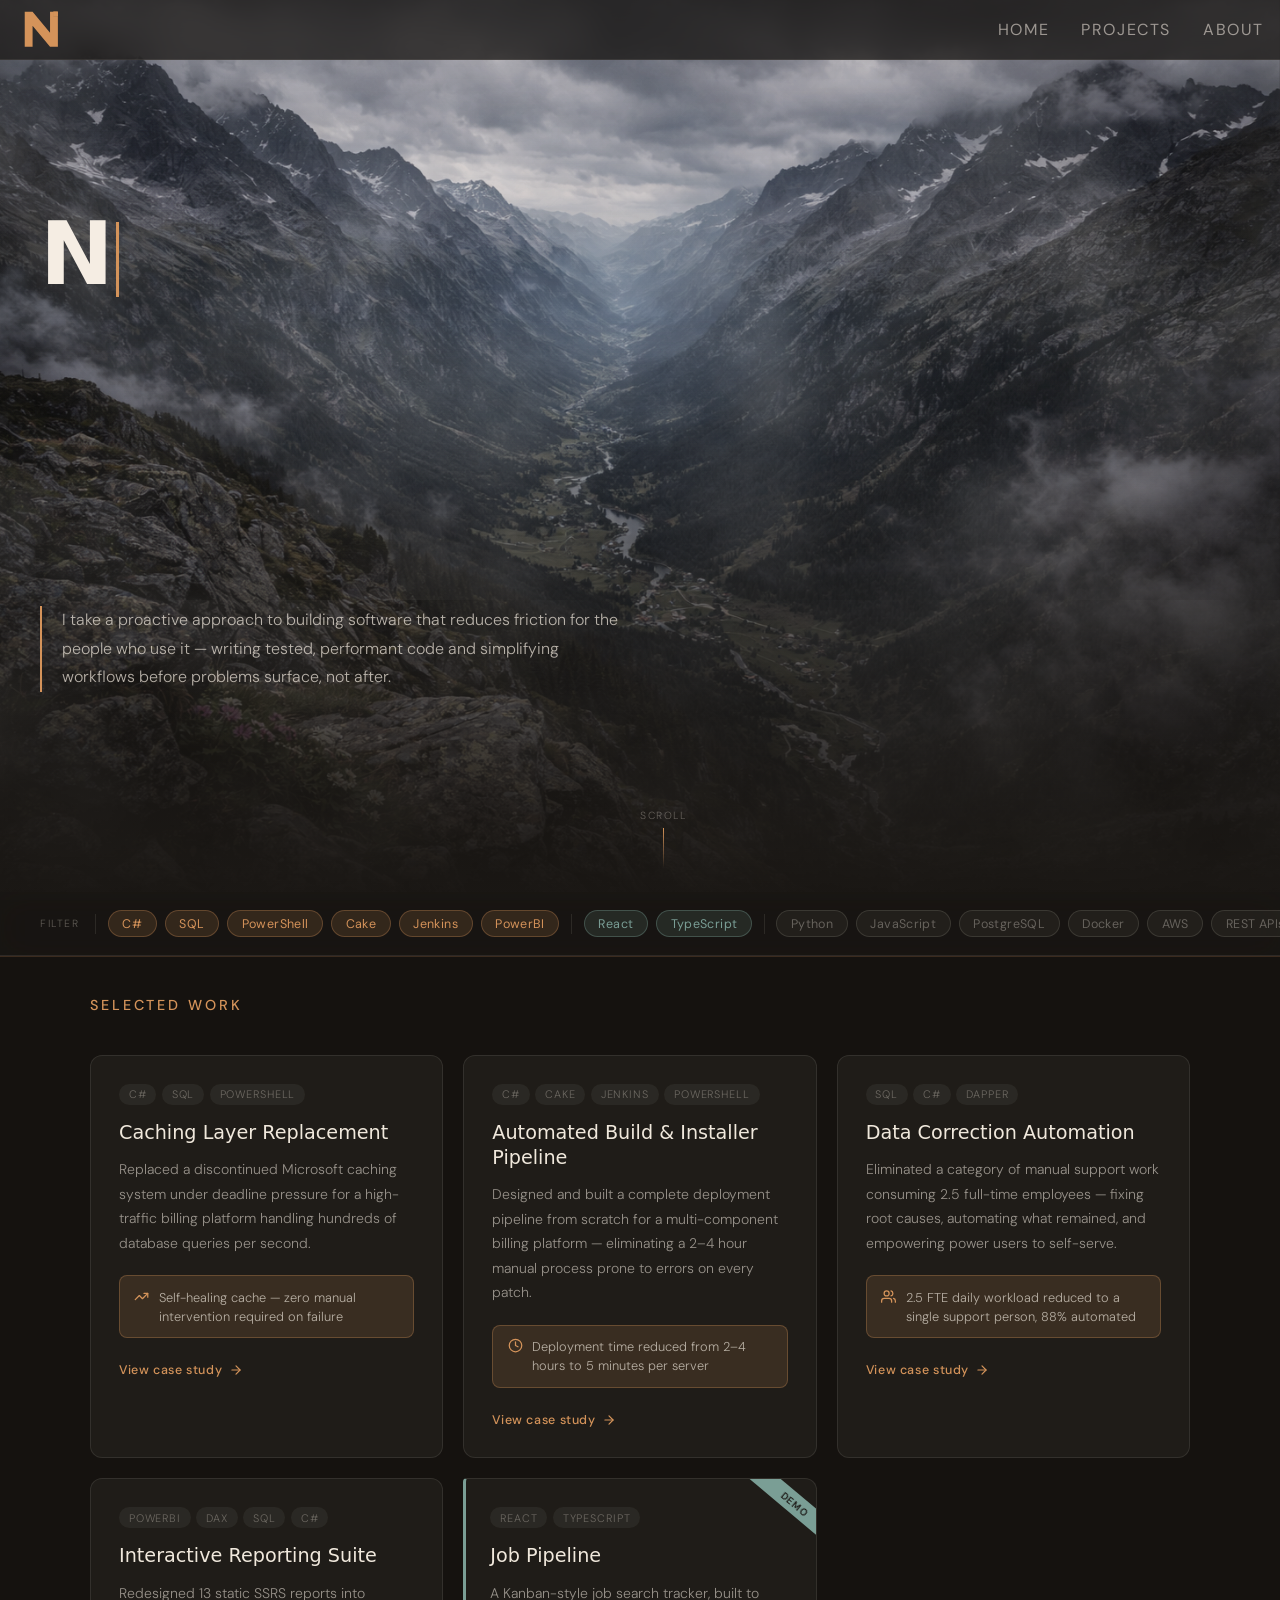
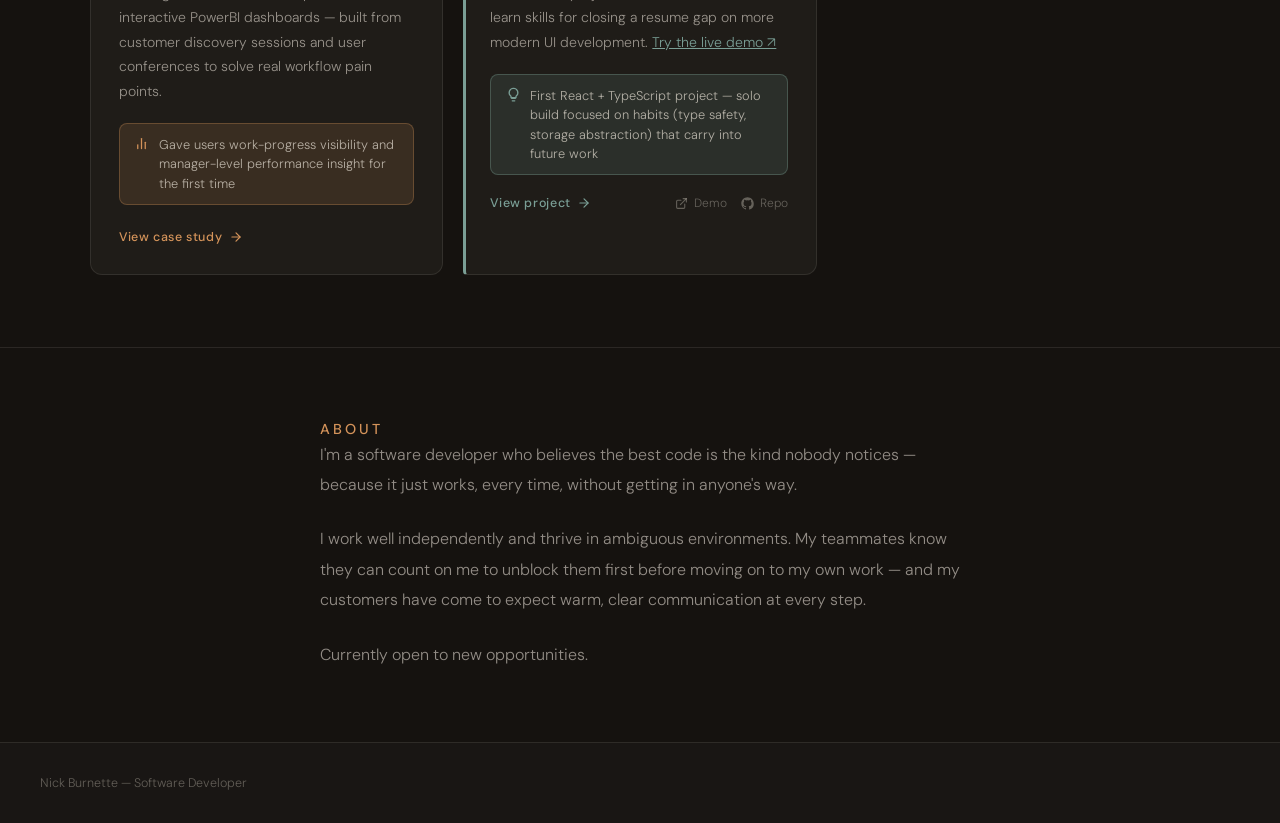
<file: index.html>
<!DOCTYPE html>
<html lang="en">
<head>
  <meta charset="UTF-8" />
  <meta name="viewport" content="width=device-width, initial-scale=1.0" />
  <title>Nick Burnette</title>
  <link rel="stylesheet" href="css/fog.css" />
  <link rel="preconnect" href="https://fonts.googleapis.com" />
  <link rel="preconnect" href="https://fonts.gstatic.com" crossorigin />
  <link href="https://fonts.googleapis.com/css2?family=Fraunces:ital,wght@0,300;0,400;0,500;1,300&family=DM+Sans:wght@300;400;500&display=swap" rel="stylesheet" />
  <link rel="stylesheet" href="css/base.css" />
  <link rel="stylesheet" href="css/components.css" />
  <link rel="stylesheet" href="css/responsive.css" />
</head>
<body>

<!-- FOG LAYERS (your images) -->
<div class="background-image"></div>
<div id="fog">
  <div class="fog-container">
    <div class="fog-img fog-img-1"></div>
    <div class="fog-img fog-img-2"></div>
  </div>
</div>

<nav>
  <span class="nav-logo" onclick="navigateTo('')">
    <svg
      class="logo"
      viewBox="0 0 110 110"
      width="48"
      height="48"
      xmlns="http://www.w3.org/2000/svg"
      aria-label="Home"
      role="img"
    >
      <!-- N -->
      <path
        d="M20 20 V100 H38 V52 L78 100 H96 V20 H78 V68 L38 20 Z"
        fill="var(--accent-color)"
      />

      <!-- Pixels -->
      <rect class="static" x="86" y="20" width="10" height="10" fill="var(--logo-corner)"/>
      <rect class="pixel idle-1 scatter-1" x="85" y="20" width="10" height="10" fill="var(--accent-color)"/>
      <rect class="pixel idle-2 scatter-2" x="86" y="20" width="10" height="10" fill="var(--accent-color)"/>
      <rect class="pixel idle-3 scatter-3" x="86" y="20" width="10" height="10" fill="var(--accent-color)"/>
    </svg>
  </span>
  <ul class="nav-links">
    <li><a href="#" onclick="navigateTo(''); window.scrollTo({top:0,behavior:'smooth'}); return false;">Home</a></li>
    <li><a href="#" onclick="navigateTo(''); document.getElementById('projectsSection').scrollIntoView({behavior:'smooth'}); return false;">Projects</a></li>
    <li><a href="#" onclick="navigateTo(''); document.getElementById('aboutSection').scrollIntoView({behavior:'smooth'}); return false;">About</a></li>
  </ul>
</nav>

<!-- MAIN VIEW -->
<div id="mainView">

  <!-- HERO -->
  <section class="hero" id="home">
    <div class="hero-bg" id="heroBg"></div>
    <div class="hero-overlay"></div>
    <div class="hero-content">
      <h1 class="hero-name" id="heroName">
        <span id="typedText"></span><span class="typed-cursor" id="cursor"></span>
      </h1>
      <p class="hero-tagline">
        I take a proactive approach to building software that reduces friction for the people who use it — writing tested, performant code and simplifying workflows before problems surface, not after.
      </p>
    </div>
    <div class="scroll-hint">
      <span>Scroll</span>
      <div class="scroll-line"></div>
    </div>
  </section>

  <!-- PROJECTS -->
  <section class="section" id="projectsSection">
    <div class="section-bg"></div>

    <!-- STICKY FILTER BAR — lives inside projects section so sticky scopes naturally -->
    <div id="filterBar">
      <span class="filter-label">Filter</span>
      <div class="filter-divider"></div>
      <span class="skill-tag" data-skill="C#" onclick="filterSkill(this)">C#</span>
      <span class="skill-tag" data-skill="SQL" onclick="filterSkill(this)">SQL</span>
      
      <span class="skill-tag" data-skill="PowerShell" onclick="filterSkill(this)">PowerShell</span>
      <span class="skill-tag" data-skill="Cake" onclick="filterSkill(this)">Cake</span>
      <span class="skill-tag" data-skill="Jenkins" onclick="filterSkill(this)">Jenkins</span>
      <span class="skill-tag" data-skill="PowerBI" onclick="filterSkill(this)">PowerBI</span>
      <div class="filter-divider"></div>
      <span class="skill-tag learning" data-skill="React" onclick="filterSkill(this)">React</span>
      <span class="skill-tag learning" data-skill="TypeScript" onclick="filterSkill(this)">TypeScript</span>
      <div class="filter-divider"></div>
      <span class="skill-tag familiar" data-skill="Python" onclick="filterSkill(this)">Python</span>
      <span class="skill-tag familiar" data-skill="JavaScript" onclick="filterSkill(this)">JavaScript</span>
      <span class="skill-tag familiar" data-skill="PostgreSQL" onclick="filterSkill(this)">PostgreSQL</span>
      <span class="skill-tag familiar" data-skill="Docker" onclick="filterSkill(this)">Docker</span>
      <span class="skill-tag familiar" data-skill="AWS" onclick="filterSkill(this)">AWS</span>
      <span class="skill-tag familiar" data-skill="REST APIs" onclick="filterSkill(this)">REST APIs/SOAP APIs</span>
      <!-- <span class="skill-tag familiar" data-skill="Dapper" onclick="filterSkill(this)">Dapper</span> -->
      <span class="skill-tag familiar" data-skill="HTML/CSS" onclick="filterSkill(this)">HTML/CSS</span>
    </div>

    <div class="section-content">
      <p class="section-label">Selected Work</p>
      <p class="filter-active-hint" id="filterHint"></p>
      <div class="no-projects-msg" id="noProjectsMsg"></div>
      <div class="projects-grid" id="projectsGrid">

        <div class="project-card" data-skills="C#,SQL,PowerShell" onclick="navigateTo('project/ncache')">
          <div class="project-tech">
            <span class="tech-badge">C#</span><span class="tech-badge">SQL</span><span class="tech-badge">PowerShell</span>
          </div>
          <h2 class="project-title">Caching Layer Replacement</h2>
          <p class="project-summary">Replaced a discontinued Microsoft caching system under deadline pressure for a high-traffic billing platform handling hundreds of database queries per second.</p>
          <div class="project-outcome">
            <svg class="outcome-icon" width="15" height="15" viewBox="0 0 24 24" fill="none" stroke="currentColor" stroke-width="2" stroke-linecap="round" stroke-linejoin="round"><polyline points="22 7 13.5 15.5 8.5 10.5 2 17"/><polyline points="16 7 22 7 22 13"/></svg>
            <span class="outcome-text">Self-healing cache — zero manual intervention required on failure</span>
          </div>
          <button class="project-cta">View case study <svg width="14" height="14" viewBox="0 0 24 24" fill="none" stroke="currentColor" stroke-width="2" stroke-linecap="round" stroke-linejoin="round"><line x1="5" y1="12" x2="19" y2="12"/><polyline points="12 5 19 12 12 19"/></svg></button>
        </div>

        <div class="project-card" data-skills="C#,Cake,Jenkins,PowerShell" onclick="navigateTo('project/installer')">
          <div class="project-tech">
            <span class="tech-badge">C#</span><span class="tech-badge">Cake</span><span class="tech-badge">Jenkins</span><span class="tech-badge">PowerShell</span>
          </div>
          <h2 class="project-title">Automated Build & Installer Pipeline</h2>
          <p class="project-summary">Designed and built a complete deployment pipeline from scratch for a multi-component billing platform — eliminating a 2–4 hour manual process prone to errors on every patch.</p>
          <div class="project-outcome">
            <svg class="outcome-icon" width="15" height="15" viewBox="0 0 24 24" fill="none" stroke="currentColor" stroke-width="2" stroke-linecap="round" stroke-linejoin="round"><circle cx="12" cy="12" r="10"/><polyline points="12 6 12 12 16 14"/></svg>
            <span class="outcome-text">Deployment time reduced from 2–4 hours to 5 minutes per server</span>
          </div>
          <button class="project-cta">View case study <svg width="14" height="14" viewBox="0 0 24 24" fill="none" stroke="currentColor" stroke-width="2" stroke-linecap="round" stroke-linejoin="round"><line x1="5" y1="12" x2="19" y2="12"/><polyline points="12 5 19 12 12 19"/></svg></button>
        </div>

        <div class="project-card" data-skills="C#,SQL,Dapper" onclick="navigateTo('project/automation')">
          <div class="project-tech">
            <span class="tech-badge">SQL</span><span class="tech-badge">C#</span><span class="tech-badge">Dapper</span>
          </div>
          <h2 class="project-title">Data Correction Automation</h2>
          <p class="project-summary">Eliminated a category of manual support work consuming 2.5 full-time employees — fixing root causes, automating what remained, and empowering power users to self-serve.</p>
          <div class="project-outcome">
            <svg class="outcome-icon" width="15" height="15" viewBox="0 0 24 24" fill="none" stroke="currentColor" stroke-width="2" stroke-linecap="round" stroke-linejoin="round"><path d="M17 21v-2a4 4 0 0 0-4-4H5a4 4 0 0 0-4 4v2"/><circle cx="9" cy="7" r="4"/><path d="M23 21v-2a4 4 0 0 0-3-3.87"/><path d="M16 3.13a4 4 0 0 1 0 7.75"/></svg>
            <span class="outcome-text">2.5 FTE daily workload reduced to a single support person, 88% automated</span>
          </div>
          <button class="project-cta">View case study <svg width="14" height="14" viewBox="0 0 24 24" fill="none" stroke="currentColor" stroke-width="2" stroke-linecap="round" stroke-linejoin="round"><line x1="5" y1="12" x2="19" y2="12"/><polyline points="12 5 19 12 12 19"/></svg></button>
        </div>

        <div class="project-card" data-skills="SQL,C#,PowerBI,Dapper" onclick="navigateTo('project/powerbi')">
          <div class="project-tech">
            <span class="tech-badge">PowerBI</span><span class="tech-badge">DAX</span><span class="tech-badge">SQL</span><span class="tech-badge">C#</span>
          </div>
          <h2 class="project-title">Interactive Reporting Suite</h2>
          <p class="project-summary">Redesigned 13 static SSRS reports into interactive PowerBI dashboards — built from customer discovery sessions and user conferences to solve real workflow pain points.</p>
          <div class="project-outcome">
            <svg class="outcome-icon" width="15" height="15" viewBox="0 0 24 24" fill="none" stroke="currentColor" stroke-width="2" stroke-linecap="round" stroke-linejoin="round"><line x1="18" y1="20" x2="18" y2="10"/><line x1="12" y1="20" x2="12" y2="4"/><line x1="6" y1="20" x2="6" y2="14"/></svg>
            <span class="outcome-text">Gave users work-progress visibility and manager-level performance insight for the first time</span>
          </div>
          <button class="project-cta">View case study <svg width="14" height="14" viewBox="0 0 24 24" fill="none" stroke="currentColor" stroke-width="2" stroke-linecap="round" stroke-linejoin="round"><line x1="5" y1="12" x2="19" y2="12"/><polyline points="12 5 19 12 12 19"/></svg></button>
        </div>

        <div class="project-card personal" data-skills="React,TypeScript" onclick="navigateTo('project/jobpipeline')">
          <div class="personal-ribbon">DEMO</div>
          <div class="project-tech">
            <span class="tech-badge">React</span><span class="tech-badge">TypeScript</span>
          </div>
          <h2 class="project-title">Job Pipeline</h2>
          <p class="project-summary">A Kanban-style job search tracker, built to learn skills for closing a resume gap on more modern UI development. <a href="https://jobpipeline.onrender.com/" target="_blank" rel="noopener" onclick="event.stopPropagation()" style="color:var(--learn-color)">Try the live demo ↗</a></p>
          <div class="personal-note">
            <svg class="personal-note-icon" width="15" height="15" viewBox="0 0 24 24" fill="none" stroke="currentColor" stroke-width="2" stroke-linecap="round" stroke-linejoin="round"><path d="M9 18h6M10 22h4M12 2a7 7 0 0 0-4 12.7V17h8v-2.3A7 7 0 0 0 12 2z"/></svg>
            <span class="personal-note-text">First React + TypeScript project — solo build focused on habits (type safety, storage abstraction) that carry into future work</span>
          </div>
          <div class="personal-footer">
            <button class="personal-cta">View project <svg width="14" height="14" viewBox="0 0 24 24" fill="none" stroke="currentColor" stroke-width="2" stroke-linecap="round" stroke-linejoin="round"><line x1="5" y1="12" x2="19" y2="12"/><polyline points="12 5 19 12 12 19"/></svg></button>
            <div class="personal-links">
              <a class="repo-link" href="https://jobpipeline.onrender.com/" target="_blank" rel="noopener" onclick="event.stopPropagation()">
                <svg width="13" height="13" viewBox="0 0 24 24" fill="none" stroke="currentColor" stroke-width="2" stroke-linecap="round" stroke-linejoin="round"><path d="M18 13v6a2 2 0 0 1-2 2H5a2 2 0 0 1-2-2V8a2 2 0 0 1 2-2h6"/><polyline points="15 3 21 3 21 9"/><line x1="10" y1="14" x2="21" y2="3"/></svg>
                Demo
              </a>
              <a class="repo-link" href="https://github.com/NickBurnette/JobPipeline" target="_blank" rel="noopener" onclick="event.stopPropagation()">
                <svg width="13" height="13" viewBox="0 0 24 24" fill="currentColor"><path d="M12 .5C5.73.5.5 5.73.5 12c0 5.1 3.29 9.39 7.86 10.91.57.1.79-.25.79-.55 0-.27-.01-1.15-.02-2.09-3.2.7-3.87-1.36-3.87-1.36-.53-1.33-1.28-1.69-1.28-1.69-1.05-.71.08-.7.08-.7 1.16.08 1.77 1.19 1.77 1.19 1.03 1.76 2.7 1.25 3.36.96.1-.74.4-1.25.73-1.54-2.55-.29-5.24-1.28-5.24-5.69 0-1.26.45-2.29 1.19-3.09-.12-.29-.52-1.46.11-3.05 0 0 .97-.31 3.18 1.18a11 11 0 0 1 5.8 0c2.2-1.49 3.17-1.18 3.17-1.18.64 1.59.24 2.76.12 3.05.74.8 1.19 1.83 1.19 3.09 0 4.42-2.69 5.39-5.25 5.68.41.36.78 1.06.78 2.15 0 1.55-.01 2.8-.01 3.18 0 .3.21.66.8.55A10.52 10.52 0 0 0 23.5 12c0-6.27-5.23-11.5-11.5-11.5Z"/></svg>
                Repo
              </a>
            </div>
          </div>
        </div>

      </div>
    </div>
  </section>

  <!-- ABOUT -->
  <section class="section" id="aboutSection">
    <div class="section-bg"></div>
    <div class="section-content" style="max-width:640px">
      <p class="section-label">About</p>
      <p style="font-size:1rem;line-height:1.9;color:var(--text-muted);margin-bottom:1.5rem">
        I'm a software developer who believes the best code is the kind nobody notices — because it just works, every time, without getting in anyone's way.
      </p>
      <p style="font-size:1rem;line-height:1.9;color:var(--text-muted);margin-bottom:1.5rem">
        I work well independently and thrive in ambiguous environments. My teammates know they can count on me to unblock them first before moving on to my own work — and my customers have come to expect warm, clear communication at every step.
      </p>
      <p style="font-size:1rem;line-height:1.9;color:var(--text-muted)">
        Currently open to new opportunities.
      </p>
    </div>
  </section>

  <footer>
    <span class="footer-text">Nick Burnette — Software Developer</span>
  </footer>

</div><!-- /#mainView -->

<!-- DETAIL VIEW -->
<div id="detailView">
  <div class="detail-bg"></div>
  <div class="detail-inner">
    <button class="back-btn" onclick="navigateTo('')">
      <svg width="14" height="14" viewBox="0 0 24 24" fill="none" stroke="currentColor" stroke-width="2" stroke-linecap="round" stroke-linejoin="round"><line x1="19" y1="12" x2="5" y2="12"/><polyline points="12 19 5 12 12 5"/></svg>
      Back to portfolio
    </button>
    <div id="detailContent"></div>
  </div>
</div>

<script type="module" src="js/main.js"></script>
</body>
</html>
</file>
<file: css/fog.css>
.background-image {
    position: fixed;
    top: 0;
    left: 0;
    height: 100%;
    width: 100%;
    z-index: -10;
    /* background-image: url('../img/hero-bg.jpg'); */
    background-image: url('../img/MountainBackground.png');
    background-position: center;
    background-repeat: no-repeat;
    background-size: cover;
    pointer-events: none;
}
#fog {
    position: fixed;
    height: 100%;
    width: 100%;
    background: transparent;
    z-index: -1;
}
.fog-container {
    position: fixed;
    top: 0;
    left: 0;
    height: 100vh;
    width: 100%;
    overflow: visible;
    z-index: -1;
    pointer-events: none;
}
.fog-img {
    position: absolute;
    top: 0;
    left: 0;
    height: 100%;
    width: 100%;
    background-repeat: repeat; /* tiles in both axes; repeat-x also works */
    background-position: 0 0;
    background-size: auto; /* allow tiling vertically/horizontally */
    pointer-events: none;
}
.fog-img-1 {
    z-index: -1;
    background-image: url('../img/fog1.png');
    opacity: 1;
    animation: fog-move-1 600s linear infinite;
}
.fog-img-2 {
    z-index: -1;
    background-image: url('../img/fog2.png');
    opacity: 1;
    animation: fog-move-2 1000s linear infinite;
}
@keyframes fog-move-1 {
    0% { background-position: 0 0; }
    50%   { background-position: -10000px 0; }
    100% { background-position: 0 0; }
}
@keyframes fog-move-2 {
    0% { background-position: 0 0; }
    50%   { background-position: -10000px 0; }
    100% { background-position: 0 0; }
}
</file>
<file: css/base.css>
/* ============================================================
   BASE — reset, design tokens, global layout scaffolding
   (nav, hero, section wrapper, footer). Component-level styles
   (cards, filter bar, detail view) live in components.css.
   ============================================================ */

*, *::before, *::after { box-sizing: border-box; margin: 0; padding: 0; }

:root{
	/* ── COLORS ── */
	--primary-color: #6d6c6c;
	--text-color: #e8e0d5;
	--text-muted: rgba(232,224,213,0.6);
	--text-faint: rgba(232,224,213,0.35);
	--border: rgba(232,224,213,0.1);

	--accent-color: rgb(212, 147, 90);
	--accent-dim: rgba(212, 147, 90, 0.15);
	--accent-border: rgba(212, 147, 90, 0.3);
	--accent-shadow: rgba(212, 147, 90, 0.2);

	/* secondary accent — reserved for personal/learning-project signaling only */
	--learn-color: rgb(122, 158, 149);
	--learn-dim: rgba(122, 158, 149, 0.15);
	--learn-border: rgba(122, 158, 149, 0.35);

	--background-color: rgb(26, 23, 20);
	--transparent-bg-color: rgba(0, 0, 0, 0.7); /* not used */

  --nav-background: rgba(26, 23, 20, 0.75);
  --logo-corner: rgba(26, 23, 20, 1); /* used for the static corner pixel in the logo. Needs to make nav-background without opacity */

	/* ── FONTS ── */
	/* Swap these to re-theme typography sitewide. Update the Google Fonts
	   <link> in <head> if you choose fonts not already loaded. */
	--font-display: system-ui, serif;   /* headings, names, metrics */
	--font-body: 'DM Sans', sans-serif;   /* body text, nav, buttons */

	/* ── LAYOUT ── */
	--nav-h: 60px;
	--filter-h: 64px;
}
html {
	scroll-behavior: smooth;
	height: 100%;
}
body {
	background: var(--background-color);
	color: var(--text-color);
	font-family: var(--font-body);
	font-weight: 300;
	overflow-x: hidden;
}

/* ── NAV ── */
nav {
	position: fixed;
	top: 0; left: 0; right: 0;
	height: var(--nav-h);
	z-index: 200;
	display: flex;
	justify-content: space-between;
	align-items: center;
	padding: 0 1rem;
	background: rgba(26,23,20,0.75);
	backdrop-filter: blur(14px);
	border-bottom: 0.5px solid rgba(232,224,213,0.08);
}
.nav-logo {
	color: var(--text-color);
	cursor: pointer;
}
/* Logo fills are set via CSS variables directly on each SVG element's
   fill attribute (var(--accent-color), var(--primary-color)) so they
   automatically follow palette changes in :root */
.nav-links {
	display: flex;
	gap: 2rem;
	list-style: none;
}
.nav-links a {
	color: var(--text-muted);
	text-decoration: none;
	font-size: 1rem;
	font-weight: 400;
	letter-spacing: 0.1em;
	text-transform: uppercase;
	transition: color 0.2s;
}
.nav-links a:hover {
	color: var(--accent-color);
}
/* Base pixel style */
.pixel {
	transition: transform 220ms cubic-bezier(.2,.8,.2,1), opacity 220ms ease;
	transform-origin: center;
}
/* Scatter Effect */
.logo:hover .scatter-1 { transform: translate(1px, -15px); }
.logo:hover .scatter-2 { transform: translate(13px, -20px); }
.logo:hover .scatter-3 { transform: translate(12px, 2px); }

/* ── HERO ── */
.hero {
	position: relative;
	height: 100vh;
	min-height: 600px;
	display: flex;
	align-items: center;
	overflow: hidden;
}
.hero-bg {
	display: none;
}
.hero-overlay {
	position: absolute;
	inset: 0;
	background: linear-gradient(
	to bottom,
	rgba(26,23,20,0.1) 0%,
	rgba(26,23,20,0.0) 35%,
	rgba(26,23,20,0.65) 78%,
	rgba(26,23,20,1) 100%
	);
}
.hero-content {
	position: relative;
	z-index: 2;
	padding: 0 2.5rem;
	max-width: 860px;
}
.hero-eyebrow {
	font-size: 0.9rem;
	letter-spacing: 0.2em;
	text-transform: uppercase;
	color: var(--accent-color);
	margin-bottom: 1.25rem;
	opacity: 0;
	animation: fadeUp 0.6s ease forwards 0.3s;
}
.hero-name {
	font-family: var(--font-display);
	font-size: clamp(3rem, 7vw, 5.5rem);
	line-height: 1.05;
	color: #f5ede3;
	margin-bottom: 1.5rem;
	letter-spacing: -0.02em;
	opacity: 0;
	animation: fadeUp 0.7s ease forwards 0.5s;
	/* height is set dynamically by JS before typing starts */
}
.hero-name em {
	font-style: italic;
  color: var(--accent-color);
  font-weight: 300;
}
.hero-tagline {
	font-size: 1rem;
	line-height: 1.8;
	color: rgba(232,224,213,0.75);
	max-width: 580px;
	font-weight: 300;
	border-left: 2px solid var(--accent-color);
	padding-left: 1.25rem;
	opacity: 0;
	animation: fadeUp 1s ease forwards 0.9s;
}
.typed-cursor {
	display: inline-block;
	width: 3px; height: 0.85em;
	background: var(--accent-color);
	margin-left: 4px;
	vertical-align: middle;
	animation: blink 0.9s step-end infinite;
}
@keyframes blink { 0%,100%{opacity:1} 50%{opacity:0} }
@keyframes fadeUp {
	from { opacity:0; transform: translateY(16px); }
	to   { opacity:1; transform: translateY(0); }
}
.scroll-hint {
	position: absolute;
	bottom: 2rem; left: 50%;
	transform: translateX(-50%);
	z-index: 2;
	display: flex; flex-direction: column; align-items: center; gap: 0.4rem;
	opacity: 0;
	animation: fadeUp 0.6s ease forwards 2s;
}
.scroll-hint span {
	font-size: 0.65rem;
	letter-spacing: 0.15em;
	text-transform: uppercase;
	color: var(--text-faint);
}
.scroll-line {
	width: 1px;
	height: 40px;
	background: linear-gradient(to bottom, var(--accent-color), transparent);
	animation: scrollPulse 2s ease-in-out infinite;
}
@keyframes scrollPulse { 0%,100%{opacity:0.4} 50%{opacity:1} }

/* ── SECTION WRAPPER ── */
.section {
  padding: 4.5rem 2.5rem;
  position: relative;
  background: rgba(20,17,14,0.72);
  backdrop-filter: blur(2px);
}
.section-bg {
	display: none;
}
.section-content {
	position: relative;
	z-index: 1;
	max-width: 1100px;
	margin: 0 auto;
}
.section-label {
	font-size: 0.9rem;
	letter-spacing: 0.2em;
	text-transform: uppercase;
	color: var(--accent-color);
	margin-bottom: 0.1rem;
	font-weight: 500;
}
#aboutSection {
	border-top: 0.5px solid var(--border);
}
#mainView.hidden {
	display: none;
}

/* ── FOOTER ── */
footer {
	padding: 2rem 2.5rem;
	border-top: 0.5px solid var(--border);
	display: flex;
  justify-content: space-between;
  align-items: center;
	flex-wrap: wrap; gap: 0.5rem;
	background: var(--nav-background);
}
.footer-text {
	font-size: 0.78rem;
	color: var(--text-faint);
}
.footer-text a {
	color: var(--accent-color);
	text-decoration: none;
}
</file>
<file: css/components.css>
/* ============================================================
   COMPONENTS — filter bar, project cards, detail view
   ============================================================ */

/* ── FILTER BAR ── */
#filterBar {
	position: sticky;
	top: var(--nav-h);
	z-index: 150;
	background: var(--nav-background);
	backdrop-filter: blur(16px);
	border-bottom: 0.5px solid rgba(232,224,213,0.1);
	padding: 0 2.5rem;
	height: var(--filter-h);
	display: flex;
	align-items: center;
	gap: 0.5rem;
	overflow-x: auto;
	scrollbar-width: none;
	box-shadow: 0 1px 0 0 var(--accent-shadow);
	/* Negative margins extend it edge-to-edge inside the padded section */
	margin: -3.5rem -2.5rem 2.5rem;
}
#filterBar::-webkit-scrollbar {
	display: none;
}
.filter-divider {
	width: 0.5px;
	height: 20px;
	background: var(--border);
	flex-shrink: 0;
	margin: 0 0.25rem;
}
.filter-label {
	font-size: 0.65rem;
	letter-spacing: 0.15em;
	text-transform: uppercase;
	color: var(--text-faint);
	white-space: nowrap;
	flex-shrink: 0;
	margin-right: 0.25rem;
}
.skill-tag {
	background: var(--accent-dim);
	border: 0.5px solid var(--accent-border);
	color: var(--accent-color);
	padding: 0.3rem 0.85rem;
	border-radius: 2rem;
	font-size: 0.78rem;
	font-weight: 400;
	letter-spacing: 0.03em;
	cursor: pointer;
	transition: background 0.18s, border-color 0.18s, transform 0.15s;
	user-select: none;
	white-space: nowrap;
	flex-shrink: 0;
}
.skill-tag:hover { transform: translateY(-1px); }
.skill-tag.active {
	background: var(--accent-color);
	color: #1a1714;
	border-color: var(--accent-color);
	font-weight: 500;
}
.skill-tag.familiar {
	background: rgba(232,224,213,0.05);
	border-color: rgba(232,224,213,0.12);
	color: var(--text-faint);
}
.skill-tag.familiar.active {
	background: var(--accent-color);
	color: #1a1714;
	border-color: var(--accent-color);
}
.skill-tag.learning {
	background: var(--learn-dim);
	border-color: var(--learn-border);
	color: var(--learn-color);
}
.skill-tag.learning.active {
	background: var(--learn-color);
	color: #1a1714;
	border-color: var(--learn-color);
	font-weight: 500;
}

/* ── PROJECTS GRID / NO-MATCH STATE ── */
#projectsSection {
	padding-top: 3rem;
}
.filter-active-hint {
	font-size: 0.78rem;
	color: var(--text-faint);
	margin-bottom: 1.5rem;
	font-style: italic;
	min-height: 1.2em;
}
.filter-active-hint a {
	color: var(--accent-color);
	text-decoration: none;
}
.no-projects-msg {
	display: none;
	margin-bottom: 1.5rem;
	padding: 1.25rem 1.5rem;
	background: var(--accent-dim);
	border: 0.5px solid var(--accent-border);
	border-radius: 10px;
	font-size: 0.875rem;
	line-height: 1.7;
	color: var(--text-muted);
}
.no-projects-msg strong { color: var(--accent-color); font-weight: 500; }
.no-projects-msg.visible { display: block; }
.projects-grid {
	display: grid;
	grid-template-columns: repeat(auto-fit, minmax(300px, 1fr));
	gap: 1.25rem;
}

/* ── PROJECT CARD (professional case study) ── */
.project-card {
	background: rgba(34,31,27,0.88);
	border: 0.5px solid var(--border);
	border-radius: 12px;
	padding: 1.75rem;
	cursor: pointer;
	transition: border-color 0.2s, transform 0.2s, opacity 0.3s, filter 0.3s;
	position: relative;
	overflow: hidden;
	backdrop-filter: blur(6px);
}
.project-card::before {
	content: '';
	position: absolute;
	top: 0; left: 0; right: 0;
	height: 2px;
	background: var(--accent-color);
	opacity: 0;
	transition: opacity 0.2s;
}
.project-card:hover {
	border-color: var(--accent-border);
	transform: translateY(-3px);
}
.project-card:hover::before {
	opacity: 1;
}
.project-card.dimmed {
	opacity: 0.18;
	filter: grayscale(0.4);
	pointer-events: none;
}
.project-tech {
	display: flex;
	flex-wrap: wrap;
	gap: 0.35rem;
	margin-bottom: 1rem;
}
.tech-badge {
	font-size: 0.68rem;
	letter-spacing: 0.08em;
	text-transform: uppercase;
	color: var(--text-faint);
	background: rgba(232,224,213,0.06);
	padding: 0.18rem 0.55rem;
	border-radius: 2rem;
	border: 0.5px solid transparent;
	transition: color 0.2s, background 0.2s, border-color 0.2s;
}
.tech-badge.active-skill {
	color: var(--accent-color);
	background: var(--accent-dim);
	border-color: var(--accent-border);
}
.tech-badge.active-skill-learn {
	color: var(--learn-color);
	background: var(--learn-dim);
	border-color: var(--learn-border);
}
.project-title {
	font-family: var(--font-display);
	font-size: 1.2rem;
	font-weight: 400;
	color: #f0e8dc;
	margin-bottom: 0.7rem;
	line-height: 1.3;
}
.project-summary {
	font-size: 0.875rem;
	line-height: 1.75;
	color: var(--text-muted);
	margin-bottom: 1.25rem;
}
.project-outcome {
	display: flex;
	align-items: flex-start;
	gap: 0.6rem;
	background: var(--accent-dim);
	border: 0.5px solid var(--accent-border);
	border-radius: 8px;
	padding: 0.7rem 0.9rem;
	margin-bottom: 1.25rem;
}
.outcome-icon {
	color: var(--accent-color);
	font-size: 15px;
	margin-top: 1px;
	flex-shrink: 0;
}
.outcome-text {
	font-size: 0.8rem;
	color: rgba(232,224,213,0.72);
	line-height: 1.5;
}
.project-cta {
	display: inline-flex;
	align-items: center;
	gap: 0.4rem;
	font-size: 0.78rem;
	color: var(--accent-color);
	font-weight: 500;
	letter-spacing: 0.05em;
	background: none;
  border: none;
	cursor: pointer;
  padding: 0;
	transition: gap 0.2s;
	font-family: var(--font-body);
}
.project-cta:hover {
	gap: 0.7rem;
}

/* ── PROJECT CARD (personal / learning-project variant) ──
   Same shape language, always-on left stripe instead of the professional
   cards' on-hover top stripe, so it reads as a deliberate different
   category rather than a broken professional card. */
.project-card.personal {
	border-left: 3px solid var(--learn-color);
	border-radius: 4px 12px 12px 4px;
	padding-left: 1.5rem;
}
.project-card.personal::before {
	display: none;
}
.project-card.personal:hover {
	border-color: var(--border);
	border-left-color: var(--learn-color);
}
.personal-ribbon {
	position: absolute;
	top: 15px;
	right: -32px;
	transform: rotate(40deg);
	background: var(--learn-color);
	color: #1a1714;
	font-size: 0.62rem;
	font-weight: 600;
	letter-spacing: 0.06em;
	padding: 0.22rem 2.3rem;
	z-index: 1;
}
.personal-note {
	display: flex;
	align-items: flex-start;
	gap: 0.6rem;
	background: var(--learn-dim);
	border: 0.5px solid var(--learn-border);
	border-radius: 8px;
	padding: 0.7rem 0.9rem;
	margin-bottom: 1.25rem;
}
.personal-note-icon {
	color: var(--learn-color);
	margin-top: 1px;
	flex-shrink: 0;
}
.personal-note-text {
	font-size: 0.8rem;
	color: rgba(232,224,213,0.72);
	line-height: 1.5;
}
.personal-footer {
	display: flex;
	align-items: center;
	justify-content: space-between;
}
.personal-cta {
	display: inline-flex;
	align-items: center;
	gap: 0.4rem;
	font-size: 0.78rem;
	color: var(--learn-color);
	font-weight: 500;
	letter-spacing: 0.05em;
	background: none;
	border: none;
	cursor: pointer;
	padding: 0;
	transition: gap 0.2s;
	font-family: var(--font-body);
}
.personal-cta:hover {
	gap: 0.7rem;
}
.personal-links {
	display: flex;
	align-items: center;
	gap: 0.9rem;
}
.repo-link {
	display: inline-flex;
	align-items: center;
	gap: 0.35rem;
	font-size: 0.75rem;
	color: var(--text-faint);
	text-decoration: none;
	transition: color 0.2s;
}
.repo-link:hover {
	color: var(--learn-color);
}

/* ── DETAIL VIEW ── */
#detailView {
  display: none;
  min-height: 100vh;
  padding: calc(var(--nav-h) + 3rem) 2.5rem 4rem;
  position: relative;
  background: rgba(18,15,12,0.8);
  backdrop-filter: blur(3px);
}
#detailView .detail-bg {
  display: none;
}
#detailView.active {
  display: block;
}
.detail-inner {
  position: relative;
  z-index: 1;
  max-width: 760px;
  margin: 0 auto;
}
.back-btn {
  display: inline-flex;
  align-items: center;
  gap: 0.5rem;
  font-size: 0.72rem;
  color: var(--text-faint);
  background: none;
  border: none;
  cursor: pointer;
  padding: 0;
  margin-bottom: 3rem;
  font-family: var(--font-body);
  letter-spacing: 0.1em;
  text-transform: uppercase;
  transition: color 0.2s;
}
.back-btn:hover {
  color: var(--accent-color);
}
.detail-eyebrow {
  font-size: 0.9rem;
  letter-spacing: 0.2em;
  text-transform: uppercase;
  color: var(--accent-color);
  margin-bottom: 0.75rem;
}
.detail-eyebrow.personal {
  color: var(--learn-color);
}
.detail-title {
  font-family: var(--font-display);
  font-size: clamp(1.8rem,4vw,2.8rem);
  font-weight: 300;
  color: #f5ede3;
  line-height: 1.15;
  margin-bottom: 1.25rem;
}
.detail-stack {
  display: flex;
  flex-wrap: wrap;
  gap: 0.4rem;
  margin-bottom: 2.5rem;
}
.detail-section-label {
  font-size: 0.68rem;
  letter-spacing: 0.18em;
  text-transform: uppercase;
  color: var(--accent-color);
  margin: 2.25rem 0 0.75rem;
}
.detail-section-label.personal {
  color: var(--learn-color);
}
.detail-body {
  font-size: 0.95rem;
  line-height: 1.9;
  color: rgba(232,224,213,0.72);
  font-weight: 300;
}
.metrics-row {
  display: grid;
  grid-template-columns: repeat(auto-fit, minmax(150px,1fr));
  gap: 0.85rem;
  margin-top: 2rem;
}
.metric-card {
  background: var(--accent-dim);
  border: 0.5px solid var(--accent-border);
  border-radius: 10px;
  padding: 1.25rem 1.5rem;
}
.metric-value {
  font-family: var(--font-display);
  font-size: 1.7rem;
  font-weight: 300;
  color: var(--accent-color);
  margin-bottom: 0.3rem;
  line-height: 1;
}
.metric-label {
  font-size: 0.75rem;
  color: var(--text-faint);
  line-height: 1.4;
}
.detail-link-row {
  display: flex;
  flex-wrap: wrap;
  gap: 0.9rem;
  margin-top: 2.25rem;
}
.detail-repo-link {
  display: inline-flex;
  align-items: center;
  gap: 0.5rem;
  font-size: 0.78rem;
  color: var(--learn-color);
  border: 0.5px solid var(--learn-border);
  background: var(--learn-dim);
  padding: 0.65rem 1.15rem;
  border-radius: 8px;
  text-decoration: none;
  font-weight: 500;
  letter-spacing: 0.02em;
  transition: background 0.2s, color 0.2s;
}
.detail-repo-link:hover {
  background: var(--learn-color);
  color: #1a1714;
}
.detail-repo-link.filled {
  background: var(--learn-color);
  color: #1a1714;
}
.detail-repo-link.filled:hover {
  background: var(--learn-dim);
  color: var(--learn-color);
}
.decision-list {
  display: flex;
  flex-direction: column;
  gap: 1.15rem;
}
.decision-title {
  font-size: 0.92rem;
  color: #f0e8dc;
  font-weight: 500;
  margin-bottom: 0.35rem;
  line-height: 1.4;
}
.decision-text {
  font-size: 0.9rem;
  line-height: 1.85;
  color: rgba(232,224,213,0.68);
  font-weight: 300;
}
.detail-list {
  padding-left: 1.2rem;
  margin-top: 0.25rem;
}
.detail-list li {
  font-size: 0.9rem;
  line-height: 1.9;
  color: rgba(232,224,213,0.68);
  font-weight: 300;
  margin-bottom: 0.6rem;
}
</file>
<file: css/responsive.css>
/* ============================================================
   RESPONSIVE — mobile/narrow-viewport overrides.
   Kept separate so breakpoints are easy to find and extend.
   ============================================================ */

@media (max-width: 640px) {
    nav, #filterBar {
		padding: 0 1.25rem;
	}
    .hero-content, .section, footer {
		padding-left: 1.25rem;
		padding-right: 1.25rem;
	}
    #detailView {
		padding-left: 1.25rem;
		padding-right: 1.25rem;
	}
}
</file>
